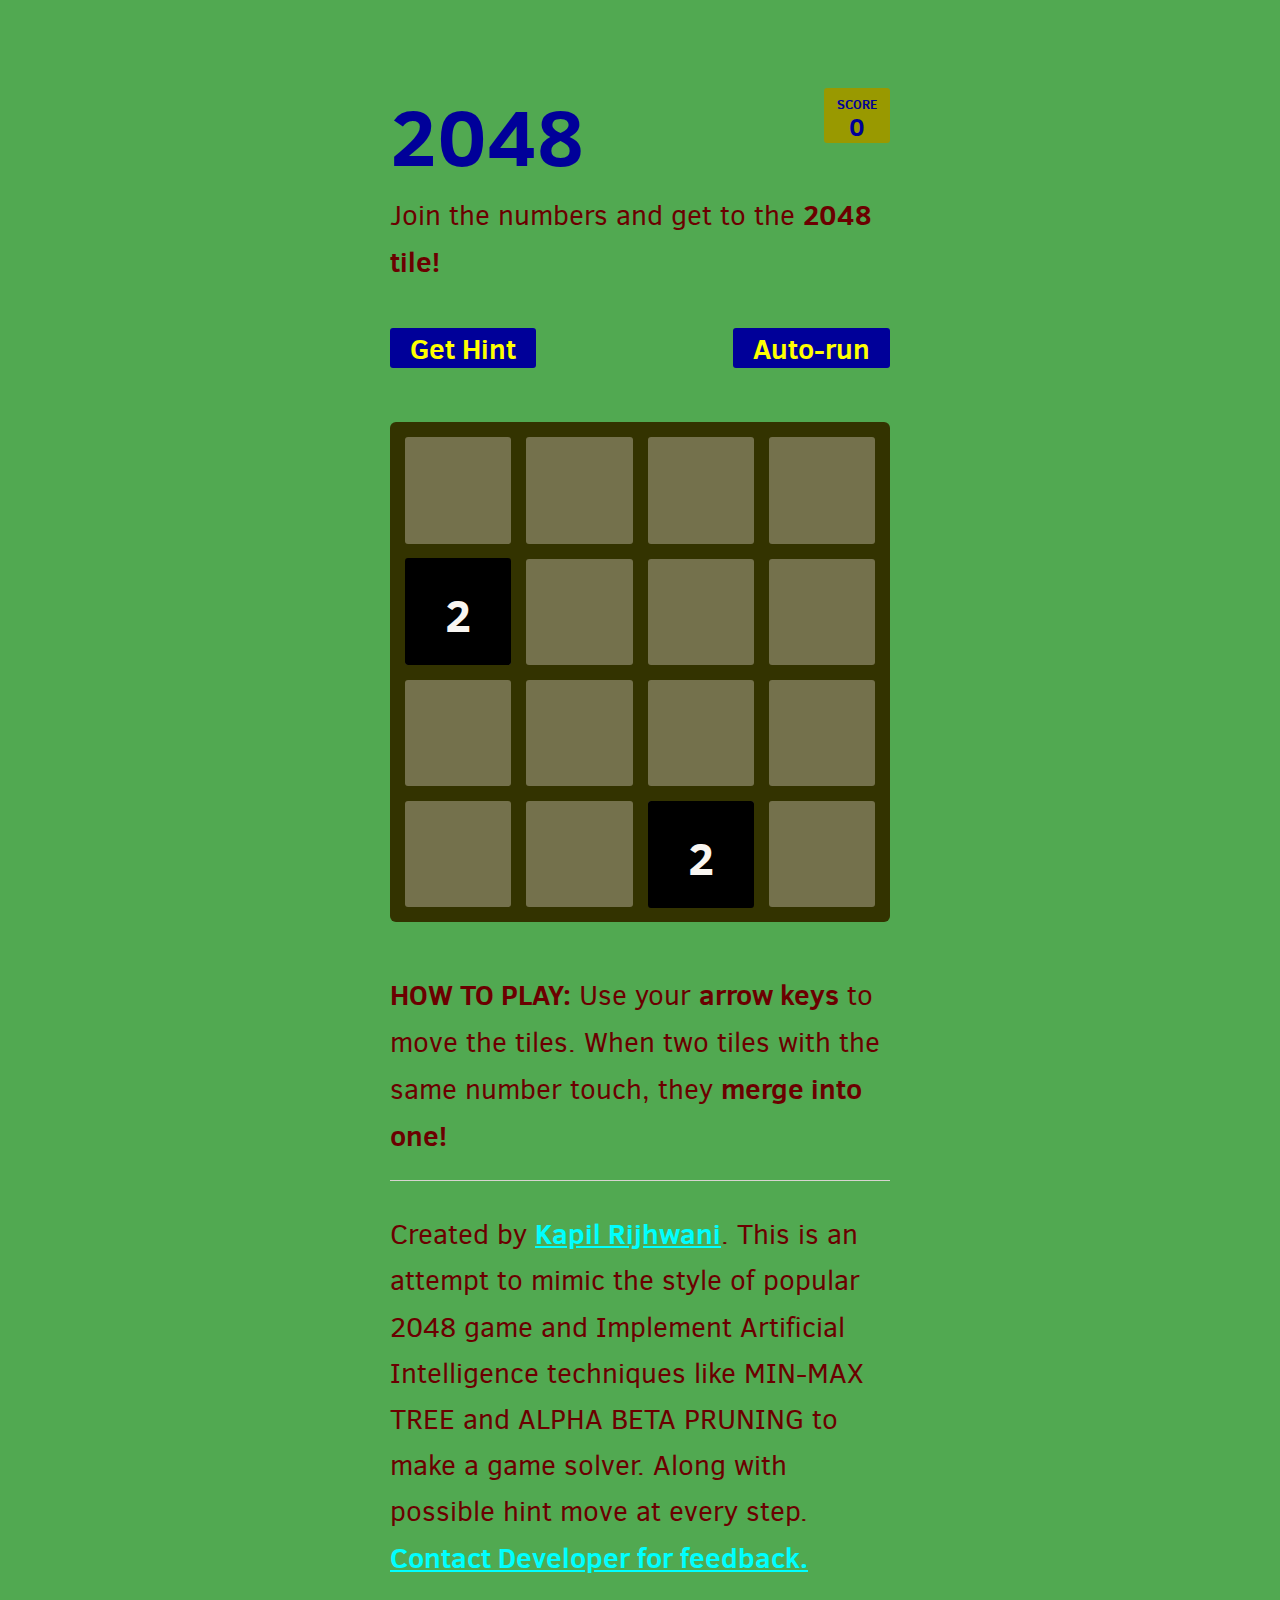
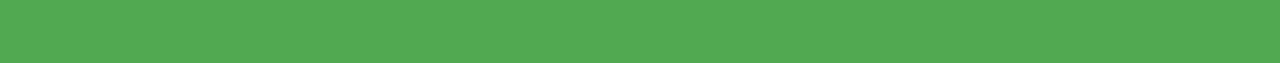
<file: index.html>
<!DOCTYPE html>
<html>
<head>
  <meta charset="utf-8">
  <title>2048</title>

  <link href="style/main.css" rel="stylesheet" type="text/css">
  <link href="style/ai.css" rel="stylesheet" type="text/css">
  <link rel="shortcut icon" href="favicon.ico">

  <meta name="HandheldFriendly" content="True">
  <meta name="MobileOptimized" content="320">
  <meta name="viewport" content="width=device-width, target-densitydpi=160dpi, initial-scale=1.0, maximum-scale=1, user-scalable=no">

  <meta property="og:title" content="2048 game"/>
  <meta property="og:site_name" content="2048 game"/>
  <meta property="og:description" content="Join the numbers and get to the 2048 tile! Careful: this game is extremely addictive!"/>
  <meta property="og:image" content="http://gabrielecirulli.github.io/2048/meta/og_image.png"/>
</head>
<body>
  <div class="container">
    <div class="heading">
      <h1 class="title">2048</h1>
      <div class="score-container">0</div>
    </div>
    <p class="game-intro">Join the numbers and get to the <strong>2048 tile!</strong></p>

    <div class="controls">
      <div id="hint-button-container">
        <button id="hint-button" class="ai-button">Get Hint</button>
      </div>
      <div id="feedback-container"> </div>
      <div id="run-button-container">
        <button id="run-button" class="ai-button">Auto-run</button>
      </div>
    </div>

    <div class="game-container">
      <div class="game-message">
        <p></p>
        <div class="lower">
          <a class="retry-button">Try again</a>
          <div class="score-sharing"></div>
        </div>
      </div>

      <div class="grid-container">
        <div class="grid-row">
          <div class="grid-cell"></div>
          <div class="grid-cell"></div>
          <div class="grid-cell"></div>
          <div class="grid-cell"></div>
        </div>
        <div class="grid-row">
          <div class="grid-cell"></div>
          <div class="grid-cell"></div>
          <div class="grid-cell"></div>
          <div class="grid-cell"></div>
        </div>
        <div class="grid-row">
          <div class="grid-cell"></div>
          <div class="grid-cell"></div>
          <div class="grid-cell"></div>
          <div class="grid-cell"></div>
        </div>
        <div class="grid-row">
          <div class="grid-cell"></div>
          <div class="grid-cell"></div>
          <div class="grid-cell"></div>
          <div class="grid-cell"></div>
        </div>
      </div>

      <div class="tile-container">

      </div>
    </div>

    <p class="game-explanation">
      <strong class="important">How to play:</strong> Use your <strong>arrow keys</strong> to move the tiles. When two tiles with the same number touch, they <strong>merge into one!</strong>
    </p>
    <hr>
    <p>
    Created by <a href="https://github.com/KapilRijhwani/2048AI">Kapil Rijhwani</a>. This is an attempt to mimic the style of popular 2048 game and Implement Artificial Intelligence techniques like MIN-MAX TREE and ALPHA BETA PRUNING to make a game solver. Along with possible hint move at every step. 
    <a href="mailto:kapil.rijhwani@gmail.comsubject=2048FeedBack">
  Contact Developer for feedback.
</a>
    </p>
     </div>
  </div>

  <script src="js/animframe_polyfill.js"></script>
  <script src="js/hammer.min.js"></script>
  <script src="js/keyboard_input_manager.js"></script>
  <script src="js/html_actuator.js"></script>
  <script src="js/grid.js"></script>
  <script src="js/tile.js"></script>
  <script src="js/ai.js"></script>
  <script src="js/game_manager.js"></script>
  <script src="js/application.js"></script>

  <script>
    (function(i,s,o,g,r,a,m){i["GoogleAnalyticsObject"]=r;i[r]=i[r]||function(){
    (i[r].q=i[r].q||[]).push(arguments)},i[r].l=1*new Date();a=s.createElement(o),
    m=s.getElementsByTagName(o)[0];a.async=1;a.src=g;m.parentNode.insertBefore(a,m)
    })(window,document,"script","//www.google-analytics.com/analytics.js","ga");

    ga("create", "UA-42620757-2", "gabrielecirulli.github.io");
    ga("send", "pageview");
  </script>
</body>
</html>
</file>
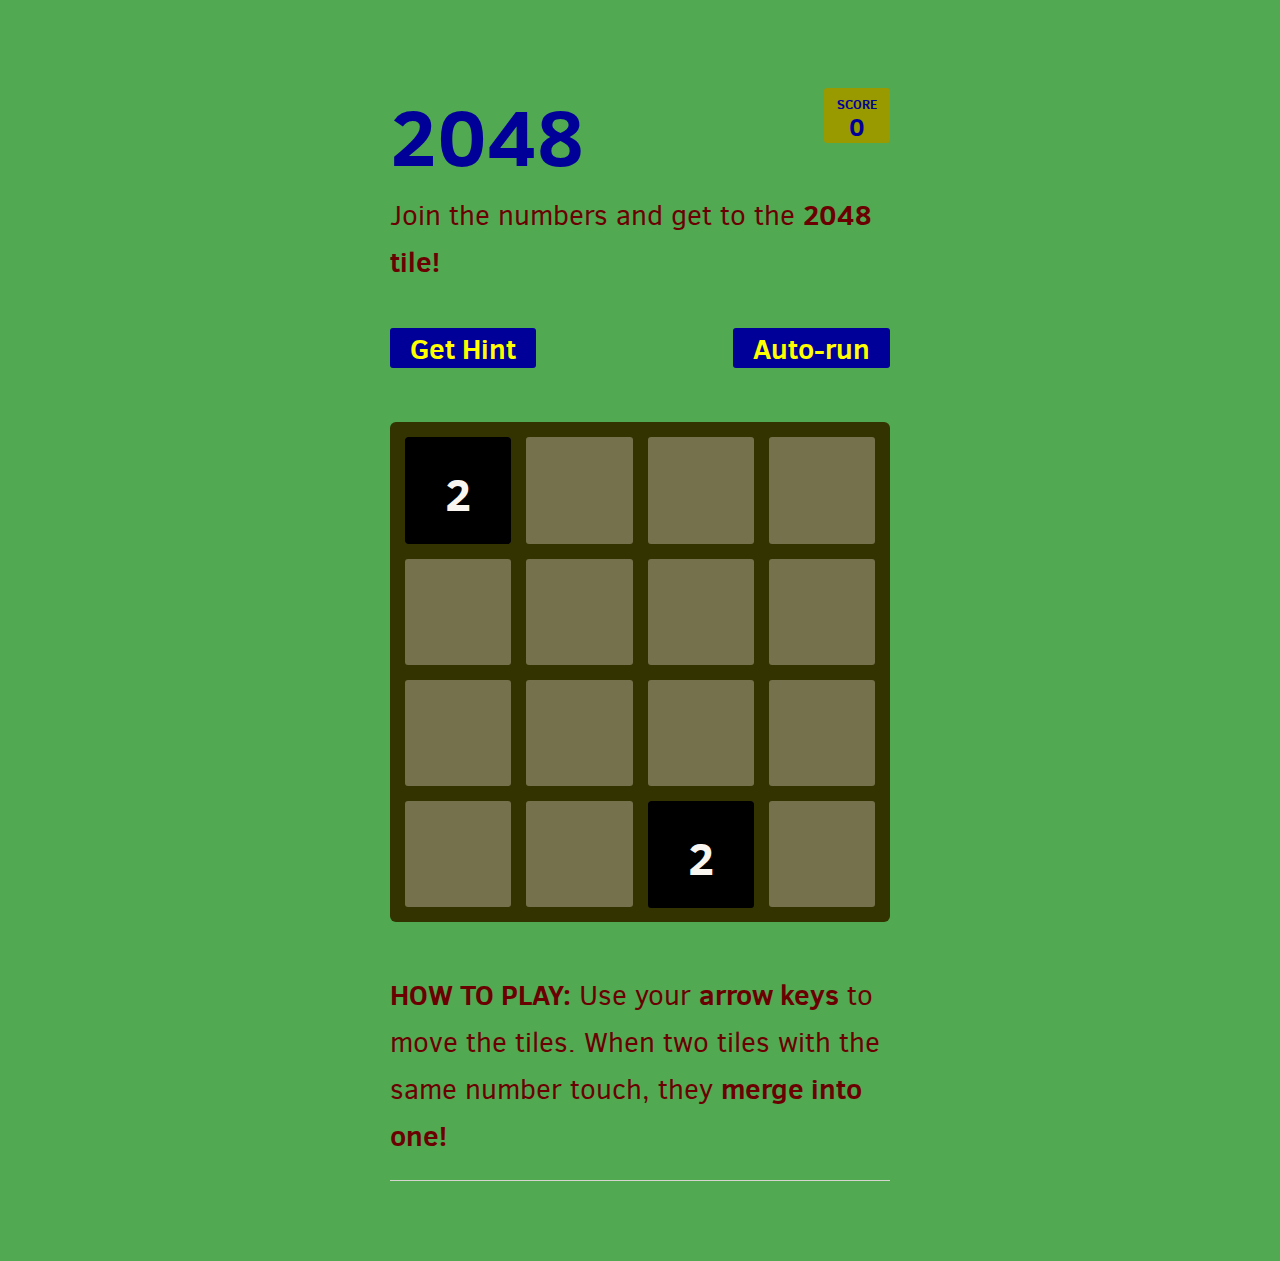
<file: index1.html>
<!DOCTYPE html>
<html>
<head>
  <meta charset="utf-8">
  <title>2048</title>

  <link href="style/main.css" rel="stylesheet" type="text/css">
  <link href="style/ai.css" rel="stylesheet" type="text/css">
  <link rel="shortcut icon" href="favicon.ico">

  <meta name="HandheldFriendly" content="True">
  <meta name="MobileOptimized" content="320">
  <meta name="viewport" content="width=device-width, target-densitydpi=160dpi, initial-scale=1.0, maximum-scale=1, user-scalable=no">

  <meta property="og:title" content="2048 game"/>
  <meta property="og:site_name" content="2048 game"/>
  <meta property="og:description" content="Join the numbers and get to the 2048 tile! Careful: this game is extremely addictive!"/>
  <meta property="og:image" content="http://gabrielecirulli.github.io/2048/meta/og_image.png"/>
</head>
<body>
  <div class="container">
    <div class="heading">
      <h1 class="title">2048</h1>
      <div class="score-container">0</div>
    </div>
    <p class="game-intro">Join the numbers and get to the <strong>2048 tile!</strong></p>

    <div class="controls">
      <div id="hint-button-container">
        <button id="hint-button" class="ai-button">Get Hint</button>
      </div>
      <div id="feedback-container"> </div>
      <div id="run-button-container">
        <button id="run-button" class="ai-button">Auto-run</button>
      </div>
    </div>

    <div class="game-container">
      <div class="game-message">
        <p></p>
        <div class="lower">
          <a class="retry-button">Try again</a>
          <div class="score-sharing"></div>
        </div>
      </div>

      <div class="grid-container">
        <div class="grid-row">
          <div class="grid-cell"></div>
          <div class="grid-cell"></div>
          <div class="grid-cell"></div>
          <div class="grid-cell"></div>
        </div>
        <div class="grid-row">
          <div class="grid-cell"></div>
          <div class="grid-cell"></div>
          <div class="grid-cell"></div>
          <div class="grid-cell"></div>
        </div>
        <div class="grid-row">
          <div class="grid-cell"></div>
          <div class="grid-cell"></div>
          <div class="grid-cell"></div>
          <div class="grid-cell"></div>
        </div>
        <div class="grid-row">
          <div class="grid-cell"></div>
          <div class="grid-cell"></div>
          <div class="grid-cell"></div>
          <div class="grid-cell"></div>

        </div>
      </div>

      <div class="tile-container">

      </div>
    </div>

    <p class="game-explanation">
      <strong class="important">How to play:</strong> Use your <strong>arrow keys</strong> to move the tiles. When two tiles with the same number touch, they <strong>merge into one!</strong>
    </p>
    <hr>
    
  </div>

  <script src="js/animframe_polyfill.js"></script>
  <script src="js/hammer.min.js"></script>
  <script src="js/keyboard_input_manager.js"></script>
  <script src="js/html_actuator.js"></script>
  <script src="js/grid.js"></script>
  <script src="js/tile.js"></script>
  <script src="js/ai.js"></script>
  <script src="js/game_manager.js"></script>
  <script src="js/application.js"></script>

  </body>
</html>
</file>
<file: style/main.css>
@import url(fonts/clear-sans.css);
html, body {
  margin: 0;
  padding: 0;
  background: #51A951;
  color: #6B0000;
  font-family: "Clear Sans", "Helvetica Neue", Arial, sans-serif;
  font-size: 28px; }

body {
  margin: 80px 0; }

.heading:after {
  content: "";
  display: block;
  color: #000099;
  clear: both; }

h1.title {
  font-size: 80px;
  font-weight: bold;
  margin: 0;color: #000099;
  display: block;
  float: left; }

@-webkit-keyframes move-up {
  0% {
    top: 25px;
    opacity: 1; }

  100% {
    top: -50px;
    opacity: 0; } }

@-moz-keyframes move-up {
  0% {
    top: 25px;
    opacity: 1; }

  100% {
    top: -50px;
    opacity: 0; } }

@keyframes move-up {
  0% 
  {
    top: 25px;
    opacity: 1; 
  }

  100% {
    top: -50px;
    opacity: 0; } }

.score-container {
  position: relative;
  float: right;
  background: #999900;
  padding: 15px 25px;
  font-size: 25px;
  height: 25px;
  line-height: 47px;
  font-weight: bold;
  border-radius: 3px;
  color: #000099;
  margin-top: 8px; }
  .score-container:after {
    position: absolute;
    width: 100%;
    top: 10px;
    left: 0;
    content: "Score";
    text-transform: uppercase;
    font-size: 13px;
    line-height: 13px;
    text-align: center;
    color: #000099; }
  .score-container .score-addition {
    position: absolute;
    right: 30px;
    color: red;
    font-size: 25px;
    line-height: 25px;
    font-weight: bold;
    color: rgba(119, 110, 101, 0.9);
    z-index: 100;
    -webkit-animation: move-up 600ms ease-in-out;
    -moz-animation: move-up 600ms ease-in;
    -webkit-animation-fill-mode: both;
    -moz-animation-fill-mode: both; }

p {
  margin-top: 0;
  margin-bottom: 10px;
  line-height: 1.65; }

a {
  color: #00FFFF;
  font-weight: bold;
  text-decoration: underline;
  cursor: pointer; }

strong.important {
  text-transform: uppercase; }

hr {
  border: none;
  border-bottom: 1px solid #d8d4d0;
  margin-top: 20px;
  margin-bottom: 30px; }

.container {
  width: 500px;
  margin: 0 auto; }

@-webkit-keyframes fade-in {
  0% {
    opacity: 0; }

  100% {
    opacity: 1; } }

@-moz-keyframes fade-in {
  0% {
    opacity: 0; }

  100% {
    opacity: 1; } }

@keyframes fade-in {
  0% {
    opacity: 0; }

  100% {
    opacity: 1; } }

.game-container {
  margin-top: 40px;
  position: relative;
  padding: 15px;
  cursor: default;
  -webkit-touch-callout: none;
  -webkit-user-select: none;
  -moz-user-select: none;
  background: #333300;
  border-radius: 6px;
  width: 500px;
  height: 500px;
  -webkit-box-sizing: border-box;
  -moz-box-sizing: border-box;
  box-sizing: border-box; }
  .game-container .game-message {
    display: none;
    position: absolute;
    top: 0;
    right: 0;
    bottom: 0;
    left: 0;
    background: rgba(238, 228, 218, 0.5);
    z-index: 100;
    text-align: center;
    -webkit-animation: fade-in 800ms ease 1200ms;
    -moz-animation: fade-in 800ms ease 1200ms;
    -webkit-animation-fill-mode: both;
    -moz-animation-fill-mode: both; }
    .game-container .game-message p {
      font-size: 60px;
      font-weight: bold;
      height: 60px;
      line-height: 60px;
      margin-top: 222px; }
    .game-container .game-message .lower {
      display: block;
      margin-top: 59px; }
    .game-container .game-message a {
      display: inline-block;
      background: #8f7a66;
      border-radius: 3px;
      padding: 0 20px;
      text-decoration: none;
      color: #000000;
      height: 40px;
      line-height: 42px;
      margin-left: 9px; }
    .game-container .game-message .score-sharing {
      display: inline-block;
      vertical-align: middle;
      margin-left: 10px; }
    .game-container .game-message.game-won {
      background: rgba(237, 194, 46, 0.5);
      color: #ff0066; }
    .game-container .game-message.game-won, .game-container .game-message.game-over {
      display: block; }

.grid-container {
  position: absolute;
  z-index: 1; }

.grid-row {
  margin-bottom: 15px; }
  .grid-row:last-child {
    margin-bottom: 0; }
  .grid-row:after {
    content: "";
    display: block;
    clear: both; 
  }

.grid-cell {
  width: 106.25px;
  height: 106.25px;
  margin-right: 15px;
  float: left;
  border-radius: 3px;
  background: rgba(238, 228, 218, 0.35); }
  .grid-cell:last-child {
    margin-right: 0; }

.tile-container {
  position: absolute;
  z-index: 2; }

.tile {
  width: 106.25px;
  height: 106.25px;
  line-height: 116.25px; }
  .tile.tile-position-1-1 {
    position: absolute;
    left: 0px;
    top: 0px; }
  .tile.tile-position-1-2 {
    position: absolute;
    left: 0px;
    top: 121px; }
  .tile.tile-position-1-3 {
    position: absolute;
    left: 0px;
    top: 243px; }
  .tile.tile-position-1-4 {
    position: absolute;
    left: 0px;
    top: 364px; }
  .tile.tile-position-2-1 {
    position: absolute;
    left: 121px;
    top: 0px; }
  .tile.tile-position-2-2 {
    position: absolute;
    left: 121px;
    top: 121px; }
  .tile.tile-position-2-3 {
    position: absolute;
    left: 121px;
    top: 243px; }
  .tile.tile-position-2-4 {
    position: absolute;
    left: 121px;
    top: 364px; }
  .tile.tile-position-3-1 {
    position: absolute;
    left: 243px;
    top: 0px; }
  .tile.tile-position-3-2 {
    position: absolute;
    left: 243px;
    top: 121px; }
  .tile.tile-position-3-3 {
    position: absolute;
    left: 243px;
    top: 243px; }
  .tile.tile-position-3-4 {
    position: absolute;
    left: 243px;
    top: 364px; }
  .tile.tile-position-4-1 {
    position: absolute;
    left: 364px;
    top: 0px; }
  .tile.tile-position-4-2 {
    position: absolute;
    left: 364px;
    top: 121px; }
  .tile.tile-position-4-3 {
    position: absolute;
    left: 364px;
    top: 243px; }
  .tile.tile-position-4-4 {
    position: absolute;
    left: 364px;
    top: 364px; }

.tile {
  border-radius: 3px;
  background: #000000;
  text-align: center;
  font-weight: bold;
  z-index: 10;
  font-size: 45px;
  -webkit-transition: 100ms ease-in-out;
  -moz-transition: 100ms ease-in-out;
  -webkit-transition-property: top, left;
  -moz-transition-property: top, left; }
  .tile.tile-2 {
    color: #f9f6f2;
    background: #000000;
    box-shadow: 0 0 30px 10px rgba(243, 215, 116, 0), inset 0 0 0 1px rgba(255, 255, 255, 0); }
  .tile.tile-4 {
    color: #f9f6f2;
    background: #5f5b57;
    box-shadow: 0 0 30px 10px rgba(243, 215, 116, 0), inset 0 0 0 1px rgba(255, 255, 255, 0); }
  .tile.tile-8 {
    color: #f9f6f2;
    background: #f2b179; }
  .tile.tile-16 {
    color: #f9f6f2;
    background: #f59563; }
  .tile.tile-32 {
    color: #f9f6f2;
    background: #f67c5f; }
  .tile.tile-64 {
    color: #f9f6f2;
    background: #f65e3b; }
  .tile.tile-128 
  {
    color: #f9f6f2;
    background: #edcf72;
    box-shadow: 0 0 30px 10px rgba(243, 215, 116, 0.2381), inset 0 0 0 1px rgba(255, 255, 255, 0.14286);
    font-size: 45px; }
    @media screen and (max-width: 480px) {
      .tile.tile-128 {
        font-size: 25px; } }
  .tile.tile-256 {
    color: #f9f6f2;
    background: #edcc61;
    box-shadow: 0 0 30px 10px rgba(243, 215, 116, 0.31746), inset 0 0 0 1px rgba(255, 255, 255, 0.19048);
    font-size: 45px; }
    @media screen and (max-width: 480px) {
      .tile.tile-256 {
        font-size: 25px; } }
  .tile.tile-512 {
    color: #f9f6f2;
    background: #edc850;
    box-shadow: 0 0 30px 10px rgba(243, 215, 116, 0.39683), inset 0 0 0 1px rgba(255, 255, 255, 0.2381);
    font-size: 45px; }
    @media screen and (max-width: 480px) {
      .tile.tile-512 {
        font-size: 25px; } }
  .tile.tile-1024 {
    color: #f9f6f2;
    background: #edc53f;
    box-shadow: 0 0 30px 10px rgba(243, 215, 116, 0.47619), inset 0 0 0 1px rgba(255, 255, 255, 0.28571);
    font-size: 35px; }
    @media screen and (max-width: 480px) {
      .tile.tile-1024 {
        font-size: 15px; } }
  .tile.tile-2048 {
    color: #f9f6f2;
    background: #edc22e;
    box-shadow: 0 0 30px 10px rgba(243, 215, 116, 0.55556), inset 0 0 0 1px rgba(255, 255, 255, 0.33333);
    font-size: 35px; }
    @media screen and (max-width: 480px) {
      .tile.tile-2048 {
        font-size: 15px; } }

@-webkit-keyframes appear {
  0% {
    opacity: 0;
    -webkit-transform: scale(0);
    -moz-transform: scale(0); }

  100% {
    opacity: 1;
    -webkit-transform: scale(1);
    -moz-transform: scale(1); } }

@-moz-keyframes appear {
  0% {
    opacity: 0;
    -webkit-transform: scale(0);
    -moz-transform: scale(0); }

  100% {
    opacity: 1;
    -webkit-transform: scale(1);
    -moz-transform: scale(1); } }

@keyframes appear {
  0% {
    opacity: 0;
    -webkit-transform: scale(0);
    -moz-transform: scale(0); }

  100% {
    opacity: 1;
    -webkit-transform: scale(1);
    -moz-transform: scale(1); } }

.tile-new {
  -webkit-animation: appear 200ms ease 100ms;
  -moz-animation: appear 200ms ease 100ms;
  -webkit-animation-fill-mode: both;
  -moz-animation-fill-mode: both; }

@-webkit-keyframes pop {
  0% {
    -webkit-transform: scale(0);
    -moz-transform: scale(0); }

  50% {
    -webkit-transform: scale(1.2);
    -moz-transform: scale(1.2); }

  100% {
    -webkit-transform: scale(1);
    -moz-transform: scale(1); } }

@-moz-keyframes pop {
  0% {
    -webkit-transform: scale(0);
    -moz-transform: scale(0); }

  50% {
    -webkit-transform: scale(1.2);
    -moz-transform: scale(1.2); }

  100% {
    -webkit-transform: scale(1);
    -moz-transform: scale(1); } }

@keyframes pop {
  0% {
    -webkit-transform: scale(0);
    -moz-transform: scale(0); }

  50% {
    -webkit-transform: scale(1.2);
    -moz-transform: scale(1.2); }

  100% {
    -webkit-transform: scale(1);
    -moz-transform: scale(1); } }

.tile-merged {
  z-index: 20;
  -webkit-animation: pop 200ms ease 100ms;
  -moz-animation: pop 200ms ease 100ms;
  -webkit-animation-fill-mode: both;
  -moz-animation-fill-mode: both; }

.game-intro {
  margin-bottom: 0; }

.game-explanation {
  margin-top: 50px; }

.sharing {
  margin-top: 20px;
  text-align: center; }
  .sharing > iframe, .sharing span {
    display: inline-block;
    vertical-align: middle; }

@media screen and (max-width: 480px) {
  html, body {
    font-size: 15px; }

  body {
    margin: 20px 0;
    padding: 0 20px; }

  h1.title {
    font-size: 50px; }

  .container {
    width: 280px;
    margin: 0 auto; }

  .score-container {
    margin-top: 0; }

  .heading {
    margin-bottom: 10px; }

  .game-container {
    margin-top: 40px;
    position: relative;
    padding: 10px;
    cursor: default;
    -webkit-touch-callout: none;
    -webkit-user-select: none;
    -moz-user-select: none;
    background: #000000;
    border-radius: 6px;
    width: 280px;
    height: 280px;
    -webkit-box-sizing: border-box;
    -moz-box-sizing: border-box;
    box-sizing: border-box; }
    .game-container .game-message {
      display: none;
      position: absolute;
      top: 0;
      right: 0;
      bottom: 0;
      left: 0;
      background: rgba(238, 228, 218, 0.5);
      z-index: 100;
      text-align: center;
      -webkit-animation: fade-in 800ms ease 1200ms;
      -moz-animation: fade-in 800ms ease 1200ms;
      -webkit-animation-fill-mode: both;
      -moz-animation-fill-mode: both; }
      .game-container .game-message p {
        font-size: 60px;
        font-weight: bold;
        height: 60px;
        line-height: 60px;
        margin-top: 222px; }
      .game-container .game-message .lower {
        display: block;
        margin-top: 59px; }
      .game-container .game-message a {
        display: inline-block;
        background: #8f7a66;
        border-radius: 3px;
        padding: 0 20px;
        text-decoration: none;
        color: #f9f6f2;
        height: 40px;
        line-height: 42px;
        margin-left: 9px; }
      .game-container .game-message .score-sharing {
        display: inline-block;
        vertical-align: middle;
        margin-left: 10px; }
      .game-container .game-message.game-won {
        background: rgba(237, 194, 46, 0.5);
        color: #f9f6f2; }
      .game-container .game-message.game-won, .game-container .game-message.game-over {
        display: block; }

  .grid-container {
    position: absolute;
    z-index: 1; }

  .grid-row {
    margin-bottom: 10px; }
    .grid-row:last-child {
      margin-bottom: 0; }
    .grid-row:after {
      content: "";
      display: block;
      clear: both; }

  .grid-cell {
    width: 57.5px;
    height: 57.5px;
    margin-right: 10px;
    float: left;
    border-radius: 3px;
    background: rgba(238, 228, 218, 0.35); }
    .grid-cell:last-child {
      margin-right: 0; }

  .tile-container {
    position: absolute;
    z-index: 2; }

  .tile {
    width: 57.5px;
    height: 57.5px;
    line-height: 67.5px; }
    .tile.tile-position-1-1 {
      position: absolute;
      left: 0px;
      top: 0px; }
    .tile.tile-position-1-2 {
      position: absolute;
      left: 0px;
      top: 68px; }
    .tile.tile-position-1-3 {
      position: absolute;
      left: 0px;
      top: 135px; }
    .tile.tile-position-1-4 {
      position: absolute;
      left: 0px;
      top: 203px; }
    .tile.tile-position-2-1 {
      position: absolute;
      left: 68px;
      top: 0px; }
    .tile.tile-position-2-2 {
      position: absolute;
      left: 68px;
      top: 68px; }
    .tile.tile-position-2-3 {
      position: absolute;
      left: 68px;
      top: 135px; }
    .tile.tile-position-2-4 {
      position: absolute;
      left: 68px;
      top: 203px; }
    .tile.tile-position-3-1 {
      position: absolute;
      left: 135px;
      top: 0px; }
    .tile.tile-position-3-2 {
      position: absolute;
      left: 135px;
      top: 68px; }
    .tile.tile-position-3-3 {
      position: absolute;
      left: 135px;
      top: 135px; }
    .tile.tile-position-3-4 {
      position: absolute;
      left: 135px;
      top: 203px; }
    .tile.tile-position-4-1 {
      position: absolute;
      left: 203px;
      top: 0px; }
    .tile.tile-position-4-2 {
      position: absolute;
      left: 203px;
      top: 68px; }
    .tile.tile-position-4-3 {
      position: absolute;
      left: 203px;
      top: 135px; }
    .tile.tile-position-4-4 {
      position: absolute;
      left: 203px;
      top: 203px; }

  .game-container {
    margin-top: 20px; }

  .tile {
    font-size: 35px; }

  .game-message p {
    font-size: 30px !important;
    height: 30px !important;
    line-height: 30px !important;
    margin-top: 90px !important; }
  .game-message .lower {
    margin-top: 30px !important; } }
</file>
<file: style/ai.css>
.controls {
  margin-top: 1em;
  padding: 0.5em 0;
  overflow: auto;
}

.controls button {
  background: #000099;
  border: 0;
  border-radius: 3px;
  padding: 0 20px;
  color: #ffff00;
  height: 40px;
  line-height: 42px;
  font-family: "Clear Sans", "Helvetica Neue", Arial, sans-serif;
  font-size: 28px;
  font-weight: bold;
  cursor: pointer;
}

.controls button:hover {
    background: #000000;
} 

.ai-button, #feedback-container {
  line-height: 40px;
  font-size: 36px;
}

#run-button-container {
  float: right;
}

#hint-button-container, #feedback-container {
  float: left;
}

#feedback-container {
  background: #8f7a66;
  color: #f9f6f2;
  margin-left: 1em;
  font-weight: bold;
}
</file>
